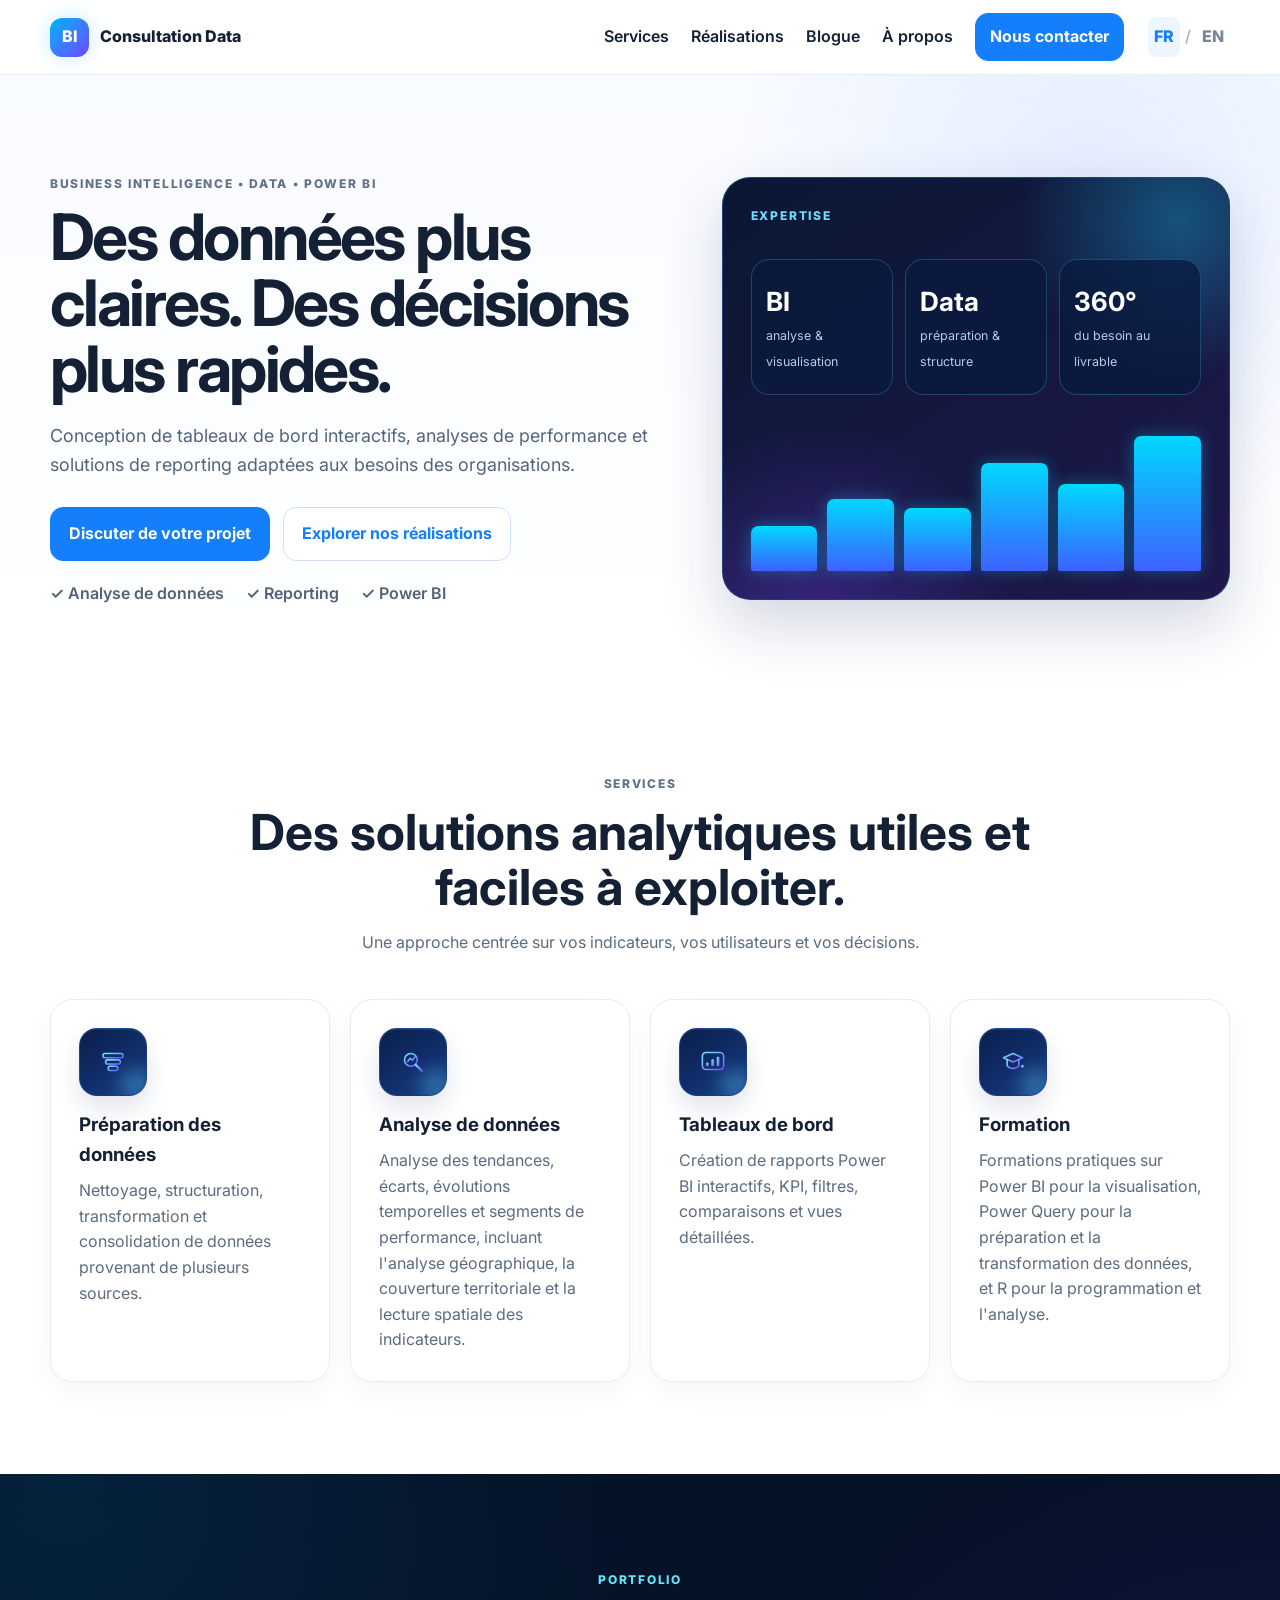
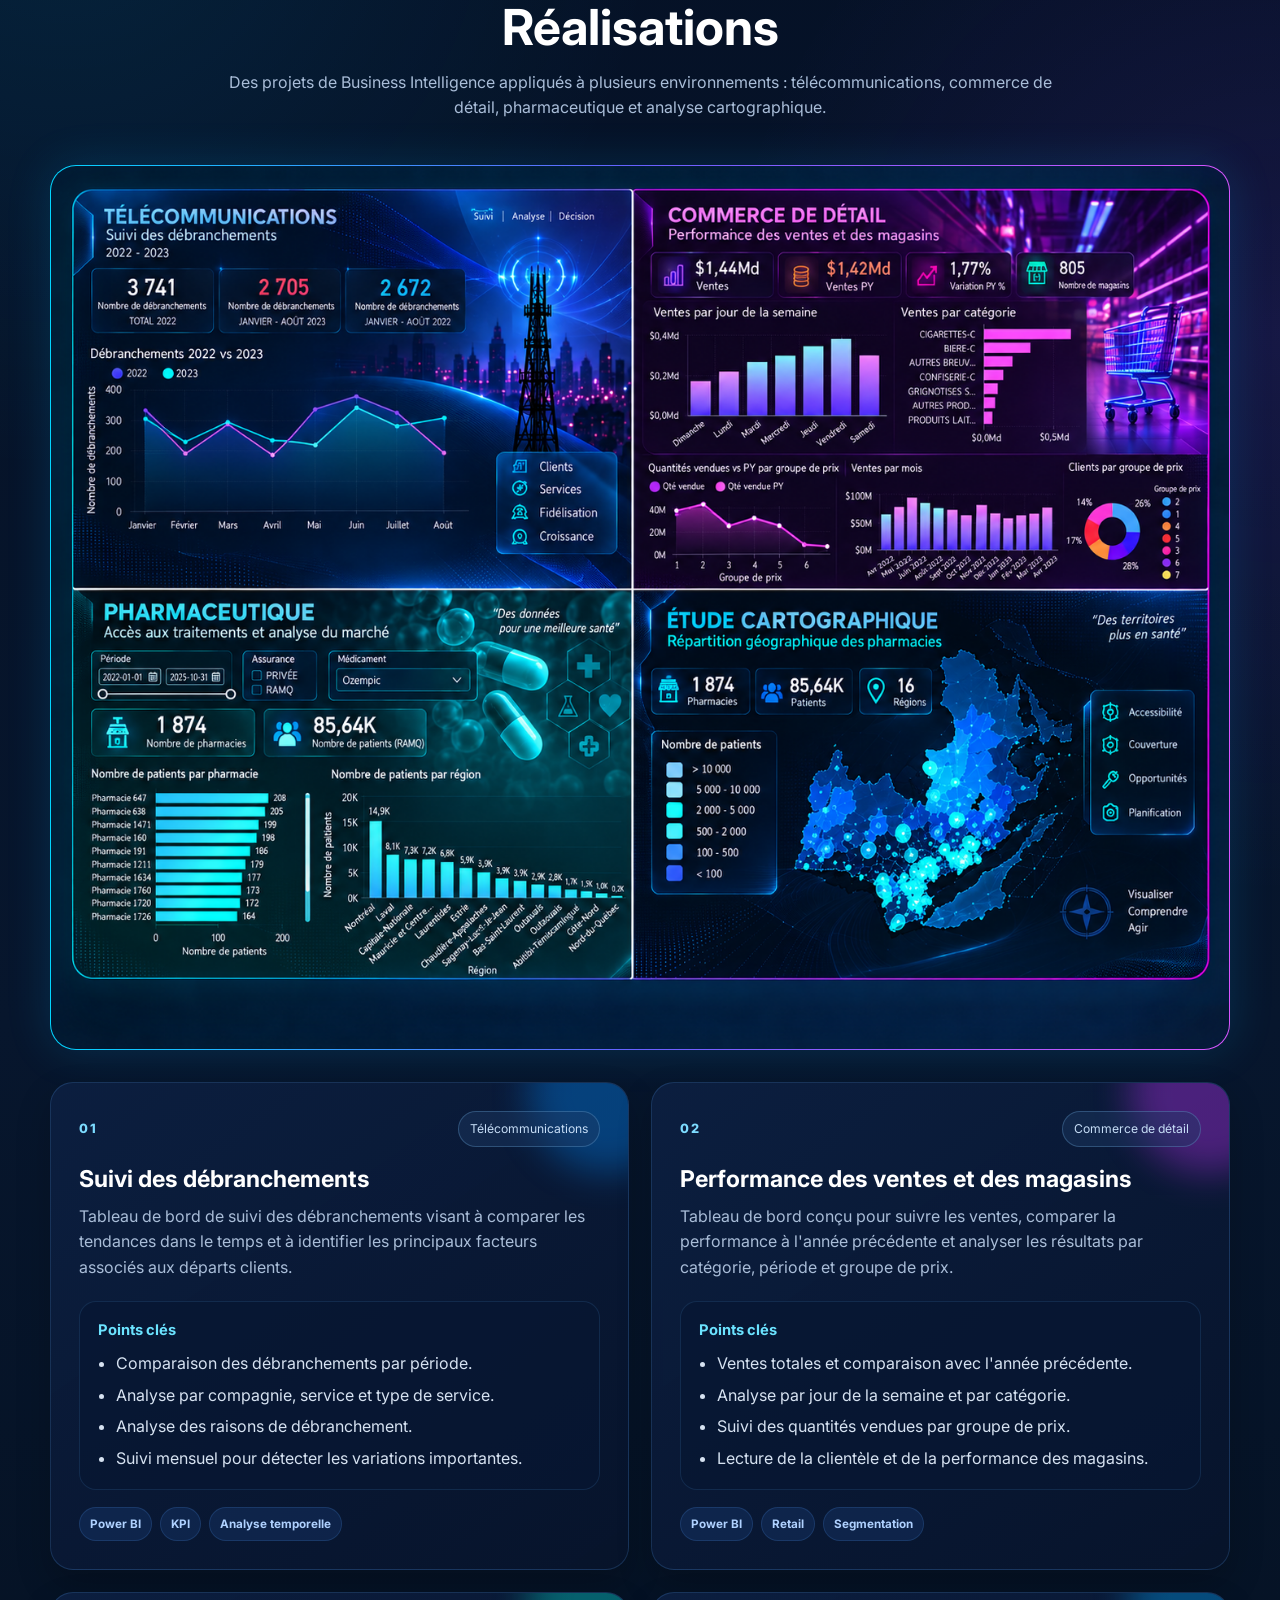
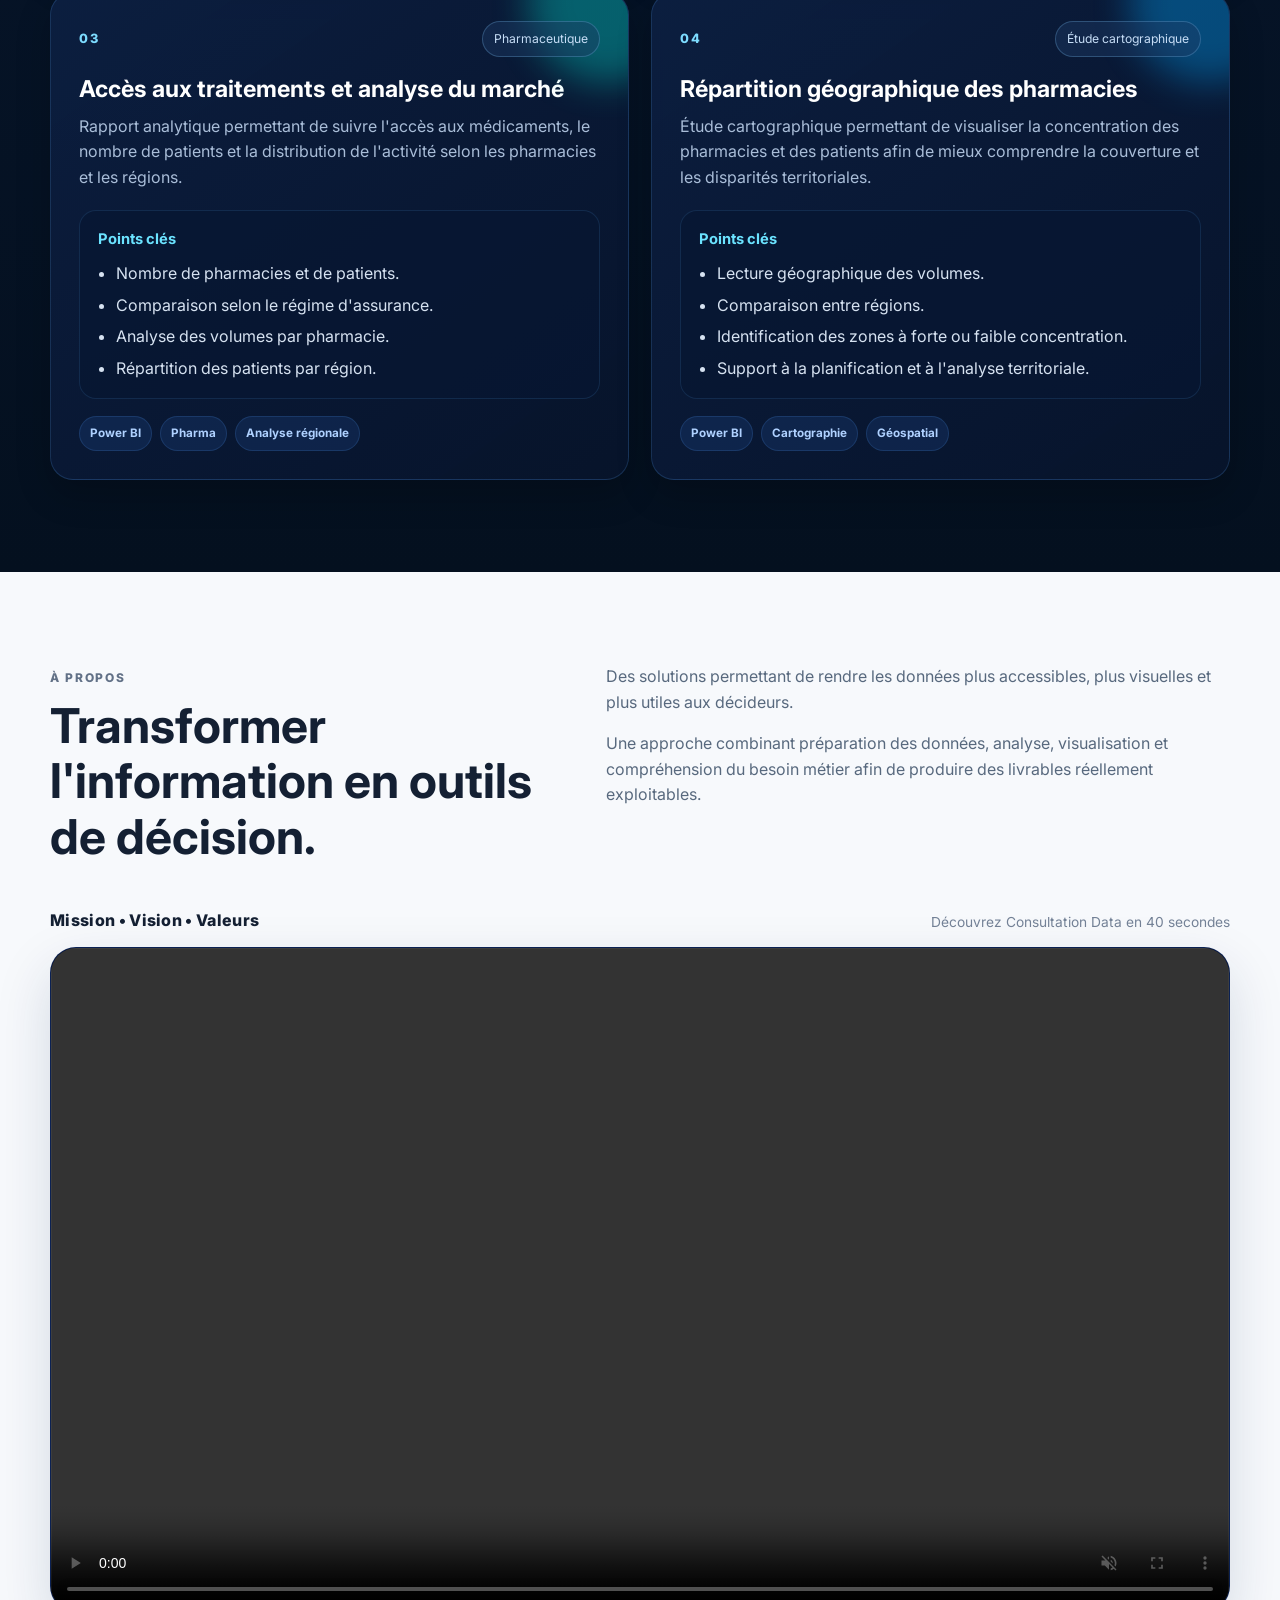
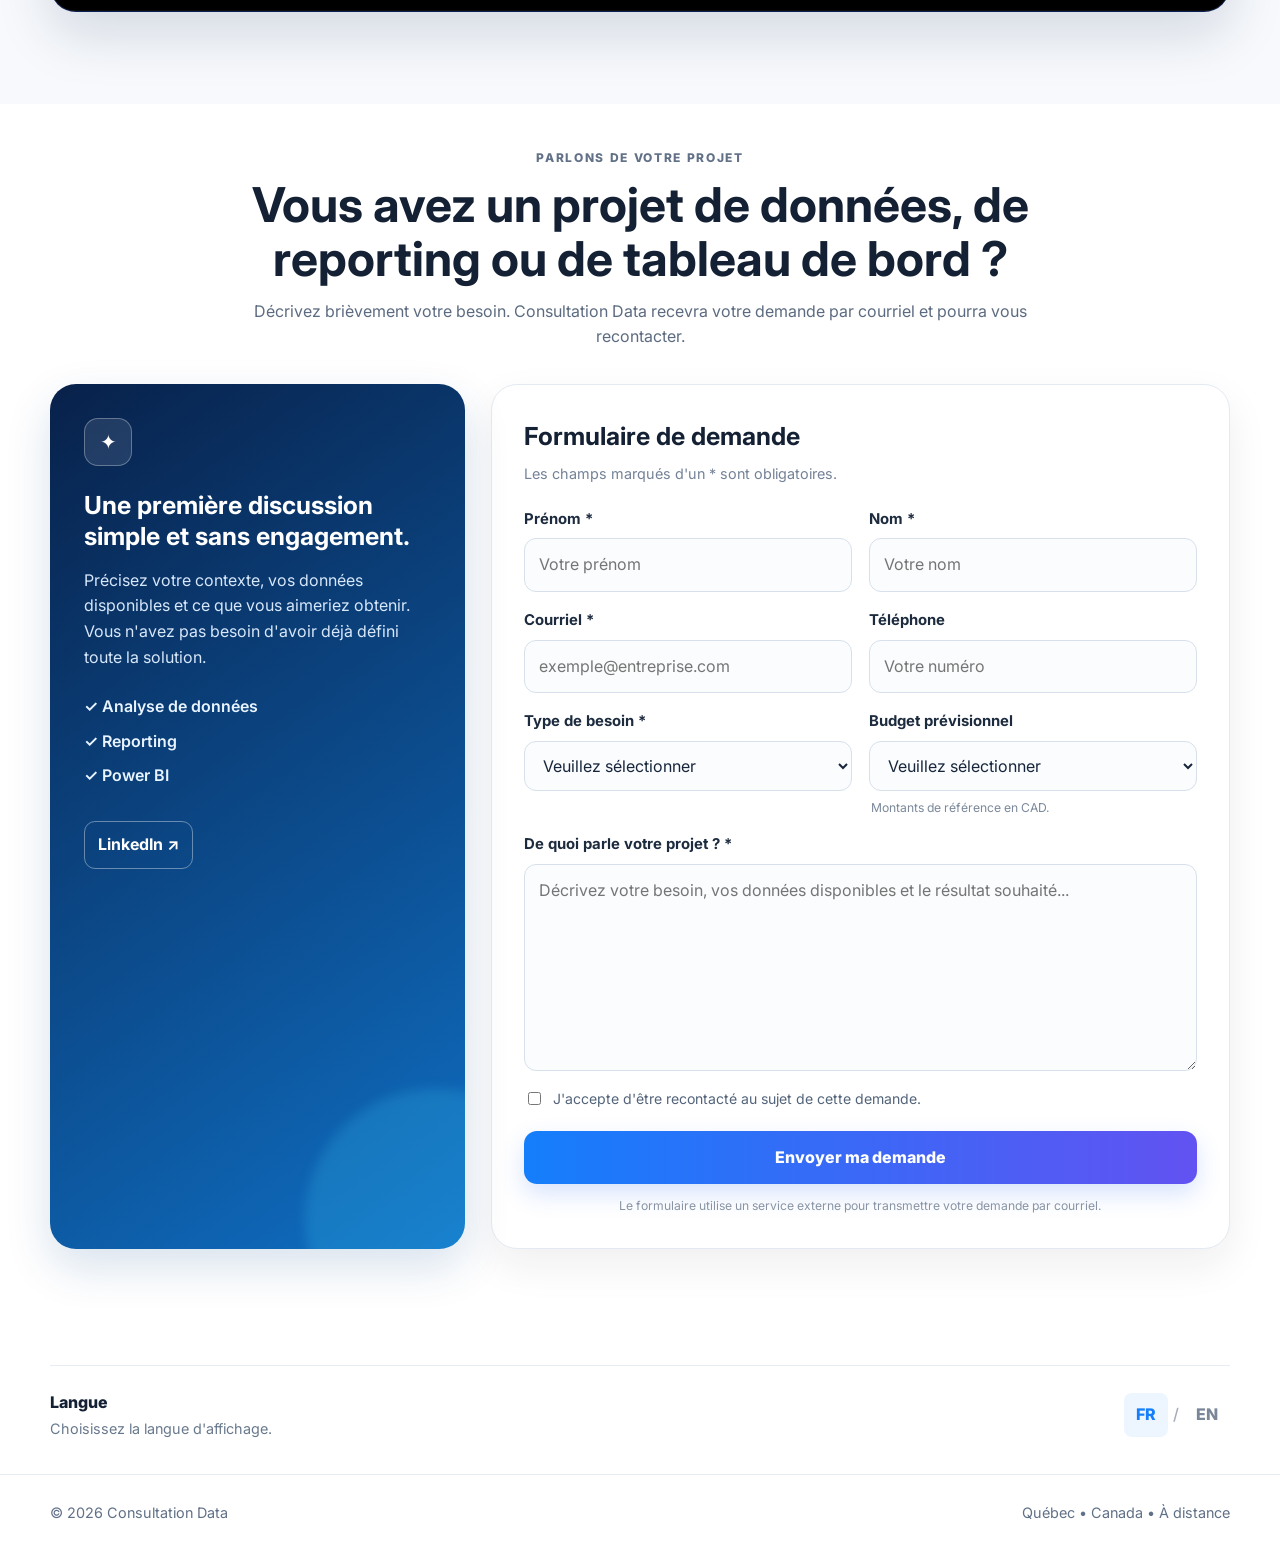
<file: index.html>
<!DOCTYPE html>
<html lang="fr">
<head>
  <meta charset="UTF-8">
  <meta name="viewport" content="width=device-width, initial-scale=1.0">
  <meta name="description" content="Consultation Data — Business Intelligence, analyse de données, préparation des données et reporting Power BI.">
  <title>Consultation Data</title>
  <link rel="preconnect" href="https://fonts.googleapis.com">
  <link rel="preconnect" href="https://fonts.gstatic.com" crossorigin>
  <link href="https://fonts.googleapis.com/css2?family=Inter:wght@400;500;600;700;800&display=swap" rel="stylesheet">
  <link rel="stylesheet" href="styles.css">
</head>
<body>

<header class="site-header">
  <div class="container nav">
    <a href="#accueil" class="brand">
      <span class="brand-mark">BI</span>
      <span>Consultation Data</span>
    </a>

    <button class="menu-toggle" aria-label="Ouvrir le menu">☰</button>

    <nav class="nav-links">
      <a href="#services" data-fr="Services" data-en="Services">Services</a>
      <a href="#realisations" data-fr="Réalisations" data-en="Projects">Réalisations</a>
      <a href="blog.html" data-fr="Blogue" data-en="Blog">Blogue</a>
      <a href="#apropos" data-fr="À propos" data-en="About">À propos</a>
      <a href="#contact" class="btn btn-sm" data-fr="Nous contacter" data-en="Contact us">Nous contacter</a>

      <div class="language-switch" aria-label="Sélection de la langue">
        <button class="lang-btn active" data-lang="fr" type="button">FR</button>
        <span>/</span>
        <button class="lang-btn" data-lang="en" type="button">EN</button>
      </div>
    </nav>
  </div>
</header>

<main>
<section id="accueil" class="hero">
  <div class="container hero-grid">
    <div>
      <span class="eyebrow"
            data-fr="Business Intelligence • Data • Power BI"
            data-en="Business Intelligence • Data • Power BI">
        Business Intelligence • Data • Power BI
      </span>

      <h1 data-fr="Des données plus claires. Des décisions plus rapides."
          data-en="Clearer data. Faster decisions.">
        Des données plus claires. Des décisions plus rapides.
      </h1>

      <p class="hero-text"
         data-fr="Conception de tableaux de bord interactifs, analyses de performance et solutions de reporting adaptées aux besoins des organisations."
         data-en="Design of interactive dashboards, performance analyses and reporting solutions tailored to organizations' needs.">
        Conception de tableaux de bord interactifs, analyses de performance et solutions de reporting adaptées aux besoins des organisations.
      </p>

   <div class="hero-actions">
  <a href="#contact" class="btn"
     data-fr="Discuter de votre projet"
     data-en="Discuss your project">Discuter de votre projet</a>

  <a href="#realisations" class="btn btn-secondary"
     data-fr="Explorer nos réalisations"
     data-en="Explore our projects">Explorer nos réalisations</a>
</div>

      <div class="hero-points">
        <span data-fr="✓ Analyse de données" data-en="✓ Data analysis">✓ Analyse de données</span>
        <span data-fr="✓ Reporting" data-en="✓ Reporting">✓ Reporting</span>
        <span data-fr="✓ Power BI" data-en="✓ Power BI">✓ Power BI</span>
      </div>
    </div>

    <div class="hero-panel">
      <div class="panel-label" data-fr="EXPERTISE" data-en="EXPERTISE">EXPERTISE</div>
      <div class="hero-kpis">
        <div>
          <strong>BI</strong>
          <span data-fr="analyse & visualisation" data-en="analysis & visualization">analyse & visualisation</span>
        </div>
        <div>
          <strong>Data</strong>
          <span data-fr="préparation & structure" data-en="preparation & structure">préparation & structure</span>
        </div>
        <div>
          <strong>360°</strong>
          <span data-fr="du besoin au livrable" data-en="from need to delivery">du besoin au livrable</span>
        </div>
      </div>
      <div class="tech-lines">
        <i></i><i></i><i></i><i></i><i></i><i></i>
      </div>
    </div>
  </div>
</section>

<section id="services" class="section">
  <div class="container">
    <div class="section-heading">
      <span class="eyebrow" data-fr="Services" data-en="Services">Services</span>

      <h2 data-fr="Des solutions analytiques utiles et faciles à exploiter."
          data-en="Useful analytical solutions that are easy to use.">
        Des solutions analytiques utiles et faciles à exploiter.
      </h2>

      <p data-fr="Une approche centrée sur vos indicateurs, vos utilisateurs et vos décisions."
         data-en="An approach focused on your indicators, users and decisions.">
        Une approche centrée sur vos indicateurs, vos utilisateurs et vos décisions.
      </p>
    </div>

    <div class="cards cards-four">
      <article class="card">
        <div class="icon service-icon-shell" aria-hidden="true">
          <svg viewBox="0 0 64 64" class="service-icon-svg" role="img" focusable="false">
            <defs>
              <linearGradient id="gradPrep" x1="0" y1="0" x2="1" y2="1">
                <stop offset="0%" stop-color="#7ce7ff"/>
                <stop offset="100%" stop-color="#5b5cff"/>
              </linearGradient>
            </defs>
            <rect x="13" y="16" width="38" height="8" rx="4" fill="none" stroke="url(#gradPrep)" stroke-width="3"/>
            <rect x="18" y="28" width="28" height="8" rx="4" fill="none" stroke="url(#gradPrep)" stroke-width="3"/>
            <rect x="23" y="40" width="18" height="8" rx="4" fill="none" stroke="url(#gradPrep)" stroke-width="3"/>
          </svg>
        </div>
        <h3 data-fr="Préparation des données" data-en="Data preparation">Préparation des données</h3>
        <p data-fr="Nettoyage, structuration, transformation et consolidation de données provenant de plusieurs sources."
           data-en="Cleaning, structuring, transforming and consolidating data from multiple sources.">
          Nettoyage, structuration, transformation et consolidation de données provenant de plusieurs sources.
        </p>
      </article>

      <article class="card">
        <div class="icon service-icon-shell" aria-hidden="true">
          <svg viewBox="0 0 64 64" class="service-icon-svg" role="img" focusable="false">
            <defs>
              <linearGradient id="gradAnalysis" x1="0" y1="0" x2="1" y2="1">
                <stop offset="0%" stop-color="#76ecff"/>
                <stop offset="100%" stop-color="#6a52ff"/>
              </linearGradient>
            </defs>
            <circle cx="28" cy="28" r="12" fill="none" stroke="url(#gradAnalysis)" stroke-width="3"/>
            <path d="M37 37 L49 49" stroke="url(#gradAnalysis)" stroke-width="4" stroke-linecap="round"/>
            <path d="M22 31 L27 25 L31 29 L36 22" fill="none" stroke="url(#gradAnalysis)" stroke-width="3" stroke-linecap="round" stroke-linejoin="round"/>
          </svg>
        </div>
        <h3 data-fr="Analyse de données" data-en="Data analysis">Analyse de données</h3>
        <p data-fr="Analyse des tendances, écarts, évolutions temporelles et segments de performance, incluant l'analyse géographique, la couverture territoriale et la lecture spatiale des indicateurs."
           data-en="Analysis of trends, gaps, time-based changes and performance segments, including geographic analysis, territorial coverage and spatial interpretation of indicators.">
          Analyse des tendances, écarts, évolutions temporelles et segments de performance, incluant l'analyse géographique, la couverture territoriale et la lecture spatiale des indicateurs.
        </p>
      </article>

      <article class="card">
        <div class="icon service-icon-shell" aria-hidden="true">
          <svg viewBox="0 0 64 64" class="service-icon-svg" role="img" focusable="false">
            <defs>
              <linearGradient id="gradDash" x1="0" y1="0" x2="1" y2="1">
                <stop offset="0%" stop-color="#79eaff"/>
                <stop offset="100%" stop-color="#7052ff"/>
              </linearGradient>
            </defs>
            <rect x="12" y="14" width="40" height="32" rx="7" fill="none" stroke="url(#gradDash)" stroke-width="3"/>
            <rect x="19" y="33" width="5" height="7" rx="2" fill="url(#gradDash)"/>
            <rect x="29" y="27" width="5" height="13" rx="2" fill="url(#gradDash)"/>
            <rect x="39" y="22" width="5" height="18" rx="2" fill="url(#gradDash)"/>
            <path d="M23 50 H41" stroke="url(#gradDash)" stroke-width="3" stroke-linecap="round"/>
          </svg>
        </div>
        <h3 data-fr="Tableaux de bord" data-en="Dashboards">Tableaux de bord</h3>
        <p data-fr="Création de rapports Power BI interactifs, KPI, filtres, comparaisons et vues détaillées."
           data-en="Creation of interactive Power BI reports with KPIs, filters, comparisons and detailed views.">
          Création de rapports Power BI interactifs, KPI, filtres, comparaisons et vues détaillées.
        </p>
      </article>

      <article class="card training-card">
        <div class="icon service-icon-shell" aria-hidden="true">
          <svg viewBox="0 0 64 64" class="service-icon-svg" role="img" focusable="false">
            <defs>
              <linearGradient id="gradTrain" x1="0" y1="0" x2="1" y2="1">
                <stop offset="0%" stop-color="#74ecff"/>
                <stop offset="100%" stop-color="#7354ff"/>
              </linearGradient>
            </defs>
            <path d="M14 24 L32 16 L50 24 L32 32 Z" fill="none" stroke="url(#gradTrain)" stroke-width="3" stroke-linejoin="round"/>
            <path d="M21 28 V38 C21 41 26 44 32 44 C38 44 43 41 43 38 V28" fill="none" stroke="url(#gradTrain)" stroke-width="3" stroke-linecap="round"/>
            <path d="M50 24 V37" stroke="url(#gradTrain)" stroke-width="3" stroke-linecap="round"/>
            <circle cx="50" cy="40" r="3" fill="url(#gradTrain)"/>
          </svg>
        </div>
        <h3 data-fr="Formation" data-en="Training">Formation</h3>
        <p data-fr="Formations pratiques sur Power BI pour la visualisation, Power Query pour la préparation et la transformation des données, et R pour la programmation et l'analyse."
           data-en="Practical training in Power BI for visualization, Power Query for data preparation and transformation, and R for programming and analysis.">
          Formations pratiques sur Power BI pour la visualisation, Power Query pour la préparation et la transformation des données, et R pour la programmation et l'analyse.
        </p>
</article>
    </div>
  </div>
</section>

<section id="realisations" class="section section-dark">
  <div class="container">
    <div class="section-heading light-heading">
      <span class="eyebrow neon" data-fr="Portfolio" data-en="Portfolio">Portfolio</span>
      <h2 data-fr="Réalisations" data-en="Projects">Réalisations</h2>
      <p data-fr="Des projets de Business Intelligence appliqués à plusieurs environnements : télécommunications, commerce de détail, pharmaceutique et analyse cartographique."
         data-en="Business Intelligence projects applied to several environments: telecommunications, retail, pharmaceutical and geographic analysis.">
        Des projets de Business Intelligence appliqués à plusieurs environnements : télécommunications, commerce de détail, pharmaceutique et analyse cartographique.
      </p>
    </div>

    <div class="showcase-frame">
      <img id="portfolio-image" src="realisations_futuristes.png" alt="Portfolio de réalisations en Business Intelligence">
      <div class="showcase-glow"></div>
    </div>

    <div class="project-grid">
      <article class="project-card blue">
        <div class="project-top">
          <span class="number">01</span>
          <span class="project-sector" data-fr="Télécommunications" data-en="Telecommunications">Télécommunications</span>
        </div>

        <h3 data-fr="Suivi des débranchements" data-en="Disconnection monitoring">Suivi des débranchements</h3>

        <p data-fr="Tableau de bord de suivi des débranchements visant à comparer les tendances dans le temps et à identifier les principaux facteurs associés aux départs clients."
           data-en="Dashboard designed to monitor disconnections, compare trends over time and identify the main factors associated with customer departures.">
          Tableau de bord de suivi des débranchements visant à comparer les tendances dans le temps et à identifier les principaux facteurs associés aux départs clients.
        </p>

        <div class="project-detail">
          <h4 data-fr="Points clés" data-en="Key points">Points clés</h4>
          <ul>
            <li data-fr="Comparaison des débranchements par période."
                data-en="Comparison of disconnections by period.">
              Comparaison des débranchements par période.
            </li>
            <li data-fr="Analyse par compagnie, service et type de service."
                data-en="Analysis by company, service and service type.">
              Analyse par compagnie, service et type de service.
            </li>
            <li data-fr="Analyse des raisons de débranchement."
                data-en="Analysis of disconnection reasons.">
              Analyse des raisons de débranchement.
            </li>
            <li data-fr="Suivi mensuel pour détecter les variations importantes."
                data-en="Monthly monitoring to detect significant variations.">
              Suivi mensuel pour détecter les variations importantes.
            </li>
          </ul>
        </div>

        <div class="chips">
          <span>Power BI</span>
          <span>KPI</span>
          <span data-fr="Analyse temporelle" data-en="Time analysis">Analyse temporelle</span>
        </div>
      </article>

      <article class="project-card purple">
        <div class="project-top">
          <span class="number">02</span>
          <span class="project-sector" data-fr="Commerce de détail" data-en="Retail">Commerce de détail</span>
        </div>

        <h3 data-fr="Performance des ventes et des magasins"
            data-en="Sales and store performance">
          Performance des ventes et des magasins
        </h3>

        <p data-fr="Tableau de bord conçu pour suivre les ventes, comparer la performance à l'année précédente et analyser les résultats par catégorie, période et groupe de prix."
           data-en="Dashboard designed to monitor sales, compare performance with the previous year and analyze results by category, period and pricing group.">
          Tableau de bord conçu pour suivre les ventes, comparer la performance à l'année précédente et analyser les résultats par catégorie, période et groupe de prix.
        </p>

        <div class="project-detail">
          <h4 data-fr="Points clés" data-en="Key points">Points clés</h4>
          <ul>
            <li data-fr="Ventes totales et comparaison avec l'année précédente."
                data-en="Total sales and comparison with the previous year.">
              Ventes totales et comparaison avec l'année précédente.
            </li>
            <li data-fr="Analyse par jour de la semaine et par catégorie."
                data-en="Analysis by day of the week and category.">
              Analyse par jour de la semaine et par catégorie.
            </li>
            <li data-fr="Suivi des quantités vendues par groupe de prix."
                data-en="Monitoring quantities sold by pricing group.">
              Suivi des quantités vendues par groupe de prix.
            </li>
            <li data-fr="Lecture de la clientèle et de la performance des magasins."
                data-en="Customer and store performance analysis.">
              Lecture de la clientèle et de la performance des magasins.
            </li>
          </ul>
        </div>

        <div class="chips"><span>Power BI</span><span>Retail</span><span>Segmentation</span></div>
      </article>

      <article class="project-card cyan">
        <div class="project-top">
          <span class="number">03</span>
          <span class="project-sector" data-fr="Pharmaceutique" data-en="Pharmaceutical">Pharmaceutique</span>
        </div>

        <h3 data-fr="Accès aux traitements et analyse du marché"
            data-en="Treatment access and market analysis">
          Accès aux traitements et analyse du marché
        </h3>

        <p data-fr="Rapport analytique permettant de suivre l'accès aux médicaments, le nombre de patients et la distribution de l'activité selon les pharmacies et les régions."
           data-en="Analytical report used to monitor medication access, patient volumes and activity distribution across pharmacies and regions.">
          Rapport analytique permettant de suivre l'accès aux médicaments, le nombre de patients et la distribution de l'activité selon les pharmacies et les régions.
        </p>

        <div class="project-detail">
          <h4 data-fr="Points clés" data-en="Key points">Points clés</h4>
          <ul>
            <li data-fr="Nombre de pharmacies et de patients."
                data-en="Number of pharmacies and patients.">
              Nombre de pharmacies et de patients.
            </li>
            <li data-fr="Comparaison selon le régime d'assurance."
                data-en="Comparison by insurance plan.">
              Comparaison selon le régime d'assurance.
            </li>
            <li data-fr="Analyse des volumes par pharmacie."
                data-en="Volume analysis by pharmacy.">
              Analyse des volumes par pharmacie.
            </li>
            <li data-fr="Répartition des patients par région."
                data-en="Patient distribution by region.">
              Répartition des patients par région.
            </li>
          </ul>
        </div>

        <div class="chips">
          <span>Power BI</span>
          <span>Pharma</span>
          <span data-fr="Analyse régionale" data-en="Regional analysis">Analyse régionale</span>
        </div>
      </article>

      <article class="project-card map">
        <div class="project-top">
          <span class="number">04</span>
          <span class="project-sector" data-fr="Étude cartographique" data-en="Geographic study">Étude cartographique</span>
        </div>

        <h3 data-fr="Répartition géographique des pharmacies"
            data-en="Geographic distribution of pharmacies">
          Répartition géographique des pharmacies
        </h3>

        <p data-fr="Étude cartographique permettant de visualiser la concentration des pharmacies et des patients afin de mieux comprendre la couverture et les disparités territoriales."
           data-en="Geographic study used to visualize pharmacy and patient concentration in order to better understand territorial coverage and disparities.">
          Étude cartographique permettant de visualiser la concentration des pharmacies et des patients afin de mieux comprendre la couverture et les disparités territoriales.
        </p>

        <div class="project-detail">
          <h4 data-fr="Points clés" data-en="Key points">Points clés</h4>
          <ul>
            <li data-fr="Lecture géographique des volumes." data-en="Geographic interpretation of volumes.">Lecture géographique des volumes.</li>
            <li data-fr="Comparaison entre régions." data-en="Comparison across regions.">Comparaison entre régions.</li>
            <li data-fr="Identification des zones à forte ou faible concentration."
                data-en="Identification of high- and low-concentration areas.">
              Identification des zones à forte ou faible concentration.
            </li>
            <li data-fr="Support à la planification et à l'analyse territoriale."
                data-en="Support for planning and territorial analysis.">
              Support à la planification et à l'analyse territoriale.
            </li>
          </ul>
        </div>

        <div class="chips">
          <span>Power BI</span>
          <span data-fr="Cartographie" data-en="Mapping">Cartographie</span>
          <span data-fr="Géospatial" data-en="Geospatial">Géospatial</span>
        </div>
      </article>
    </div>
  </div>
</section>

<section id="apropos" class="section section-alt">
  <div class="container">
    <div class="about-grid">
      <div>
        <span class="eyebrow" data-fr="À propos" data-en="About">À propos</span>
        <h2 data-fr="Transformer l'information en outils de décision."
            data-en="Turning information into decision-making tools.">
          Transformer l'information en outils de décision.
        </h2>
      </div>

      <div class="about-copy">
        <p data-fr="Des solutions permettant de rendre les données plus accessibles, plus visuelles et plus utiles aux décideurs."
           data-en="Solutions designed to make data more accessible, more visual and more useful to decision-makers.">
          Des solutions permettant de rendre les données plus accessibles, plus visuelles et plus utiles aux décideurs.
        </p>

        <p data-fr="Une approche combinant préparation des données, analyse, visualisation et compréhension du besoin métier afin de produire des livrables réellement exploitables."
           data-en="An approach combining data preparation, analysis, visualization and business understanding to deliver truly actionable results.">
          Une approche combinant préparation des données, analyse, visualisation et compréhension du besoin métier afin de produire des livrables réellement exploitables.
        </p>
      </div>
    </div>

    <div class="about-video-block">
      <div class="about-video-heading">
        <span data-fr="Mission • Vision • Valeurs" data-en="Mission • Vision • Values">Mission • Vision • Valeurs</span>
        <small data-fr="Découvrez Consultation Data en 40 secondes" data-en="Discover Consultation Data in 40 seconds">Découvrez Consultation Data en 40 secondes</small>
      </div>
      <div class="about-video-frame">
        <video id="about-video" class="about-video" muted playsinline preload="metadata" controls aria-label="Présentation de Consultation Data">
          <source src="Consultation_Data_Presentation_FR.mp4" type="video/mp4">
          <span data-fr="Votre navigateur ne prend pas en charge la lecture vidéo." data-en="Your browser does not support video playback.">Votre navigateur ne prend pas en charge la lecture vidéo.</span>
        </video>
      </div>
    </div>
  </div>
</section>


<section id="contact" class="section contact-section">
  <div class="container">
    <div class="contact-intro">
      <span class="eyebrow"
            data-fr="Parlons de votre projet"
            data-en="Let's discuss your project">Parlons de votre projet</span>

      <h2 data-fr="Vous avez un projet de données, de reporting ou de tableau de bord ?"
          data-en="Do you have a data, reporting or dashboard project?">
        Vous avez un projet de données, de reporting ou de tableau de bord ?
      </h2>

      <p data-fr="Décrivez brièvement votre besoin. Consultation Data recevra votre demande par courriel et pourra vous recontacter."
         data-en="Briefly describe your needs. Consultation Data will receive your request by email and can get back to you.">
        Décrivez brièvement votre besoin. Consultation Data recevra votre demande par courriel et pourra vous recontacter.
      </p>
    </div>

    <div class="contact-layout">
      <div class="contact-side">
        <div class="contact-side-icon">✦</div>
        <h3 data-fr="Une première discussion simple et sans engagement."
            data-en="A simple, no-obligation first conversation.">
          Une première discussion simple et sans engagement.
        </h3>
        <p data-fr="Précisez votre contexte, vos données disponibles et ce que vous aimeriez obtenir. Vous n'avez pas besoin d'avoir déjà défini toute la solution."
           data-en="Tell us about your context, available data and what you would like to achieve. You do not need to have the entire solution defined already.">
          Précisez votre contexte, vos données disponibles et ce que vous aimeriez obtenir. Vous n'avez pas besoin d'avoir déjà défini toute la solution.
        </p>

        <div class="contact-mini">
          <span data-fr="✓ Analyse de données" data-en="✓ Data analysis">✓ Analyse de données</span>
          <span data-fr="✓ Reporting" data-en="✓ Reporting">✓ Reporting</span>
          <span data-fr="✓ Power BI" data-en="✓ Power BI">✓ Power BI</span>
        </div>

        <a class="linkedin-link" href="https://www.linkedin.com/company/consultation-data/" target="_blank" rel="noopener">
          LinkedIn ↗
        </a>
      </div>

      <form class="project-form"
            action="https://formsubmit.co/consultationdata@outlook.com"
            method="POST">

        <input type="hidden" name="_subject" value="Nouvelle demande — Consultation Data">
        <input type="hidden" name="_template" value="table">
        <input type="text" name="_honey" class="hidden-field" tabindex="-1" autocomplete="off">

        <div class="form-heading">
          <h3 data-fr="Formulaire de demande"
              data-en="Project request form">Formulaire de demande</h3>
          <p data-fr="Les champs marqués d'un * sont obligatoires."
             data-en="Fields marked with * are required.">
            Les champs marqués d'un * sont obligatoires.
          </p>
        </div>

        <div class="form-row">
          <div class="form-field">
            <label for="prenom" data-fr="Prénom *" data-en="First name *">Prénom *</label>
            <input id="prenom" name="Prénom" type="text" required
                   data-placeholder-fr="Votre prénom"
                   data-placeholder-en="Your first name"
                   placeholder="Votre prénom">
          </div>

          <div class="form-field">
            <label for="nom" data-fr="Nom *" data-en="Last name *">Nom *</label>
            <input id="nom" name="Nom" type="text" required
                   data-placeholder-fr="Votre nom"
                   data-placeholder-en="Your last name"
                   placeholder="Votre nom">
          </div>
        </div>

        <div class="form-row">
          <div class="form-field">
            <label for="email" data-fr="Courriel *" data-en="Email *">Courriel *</label>
            <input id="email" name="Email" type="email" required
                   data-placeholder-fr="exemple@entreprise.com"
                   data-placeholder-en="example@company.com"
                   placeholder="exemple@entreprise.com">
          </div>

          <div class="form-field">
            <label for="telephone" data-fr="Téléphone" data-en="Phone">Téléphone</label>
            <input id="telephone" name="Téléphone" type="tel"
                   data-placeholder-fr="Votre numéro"
                   data-placeholder-en="Your phone number"
                   placeholder="Votre numéro">
          </div>
        </div>

        <div class="form-row">
          <div class="form-field">
            <label for="service" data-fr="Type de besoin *" data-en="Type of need *">Type de besoin *</label>
            <select id="service" name="Type de besoin" required>
              <option value="" selected disabled data-fr="Veuillez sélectionner" data-en="Please select">Veuillez sélectionner</option>
              <option value="Préparation des données" data-fr="Préparation des données" data-en="Data preparation">Préparation des données</option>
              <option value="Analyse de données" data-fr="Analyse de données" data-en="Data analysis">Analyse de données</option>
              <option value="Tableau de bord Power BI" data-fr="Tableau de bord Power BI" data-en="Power BI dashboard">Tableau de bord Power BI</option>
              <option value="Reporting" data-fr="Reporting" data-en="Reporting">Reporting</option>
              <option value="Formation" data-fr="Formation" data-en="Training">Formation</option>
              <option value="Autre" data-fr="Autre" data-en="Other">Autre</option>
            </select>
          </div>

          <div class="form-field">
            <label for="budget" data-fr="Budget prévisionnel" data-en="Estimated budget">Budget prévisionnel</label>
            <select id="budget" name="Budget prévisionnel">
              <option value="" selected data-budget-key="placeholder">Veuillez sélectionner</option>
              <option value="Moins de 2 500 CAD" data-budget-key="under">Moins de 2 500 CAD</option>
              <option value="2 500 à 5 000 CAD" data-budget-key="mid">2 500 à 5 000 CAD</option>
              <option value="5 000 CAD et plus" data-budget-key="high">5 000 CAD et plus</option>
              <option value="À discuter" data-budget-key="discuss">À discuter</option>
            </select>
            <p id="budget-currency-note" class="budget-currency-note" aria-live="polite">
              Montants de référence en CAD. Conversion locale indicative lorsqu'elle est disponible.
            </p>
          </div>
        </div>

        <div class="form-field">
          <label for="projet" data-fr="De quoi parle votre projet ? *"
                 data-en="Tell us about your project *">De quoi parle votre projet ? *</label>
          <textarea id="projet" name="Description du projet" rows="7" required
                    data-placeholder-fr="Décrivez votre besoin, vos données disponibles et le résultat souhaité..."
                    data-placeholder-en="Describe your needs, available data and desired outcome..."
                    placeholder="Décrivez votre besoin, vos données disponibles et le résultat souhaité..."></textarea>
        </div>

        <label class="consent-line">
          <input type="checkbox" required name="Consentement" value="Oui">
          <span data-fr="J'accepte d'être recontacté au sujet de cette demande."
                data-en="I agree to be contacted regarding this request.">
            J'accepte d'être recontacté au sujet de cette demande.
          </span>
        </label>

        <button class="submit-btn" type="submit"
                data-fr="Envoyer ma demande"
                data-en="Send my request">
          Envoyer ma demande
        </button>

        <p class="form-note"
           data-fr="Le formulaire utilise un service externe pour transmettre votre demande par courriel."
           data-en="The form uses an external service to forward your request by email.">
          Le formulaire utilise un service externe pour transmettre votre demande par courriel.
        </p>
      </form>
    </div>
  </div>
</section>

<section id="langue" class="language-section">
  <div class="container language-row">
    <div>
      <span class="language-title" data-fr="Langue" data-en="Language">Langue</span>
      <span class="language-subtitle"
            data-fr="Choisissez la langue d'affichage."
            data-en="Choose the display language.">
        Choisissez la langue d'affichage.
      </span>
    </div>

    <div class="language-switch language-switch-large">
      <button class="lang-btn active" data-lang="fr" type="button">FR</button>
      <span>/</span>
      <button class="lang-btn" data-lang="en" type="button">EN</button>
    </div>
  </div>
</section>
</main>

<footer>
  <div class="container footer-inner">
    <span>© <span id="year"></span> Consultation Data</span>
    <span data-fr="Québec • Canada • À distance" data-en="Quebec • Canada • Remote">Québec • Canada • À distance</span>
  </div>
</footer>

<script src="script.js"></script>
</body>
</html>
</file>
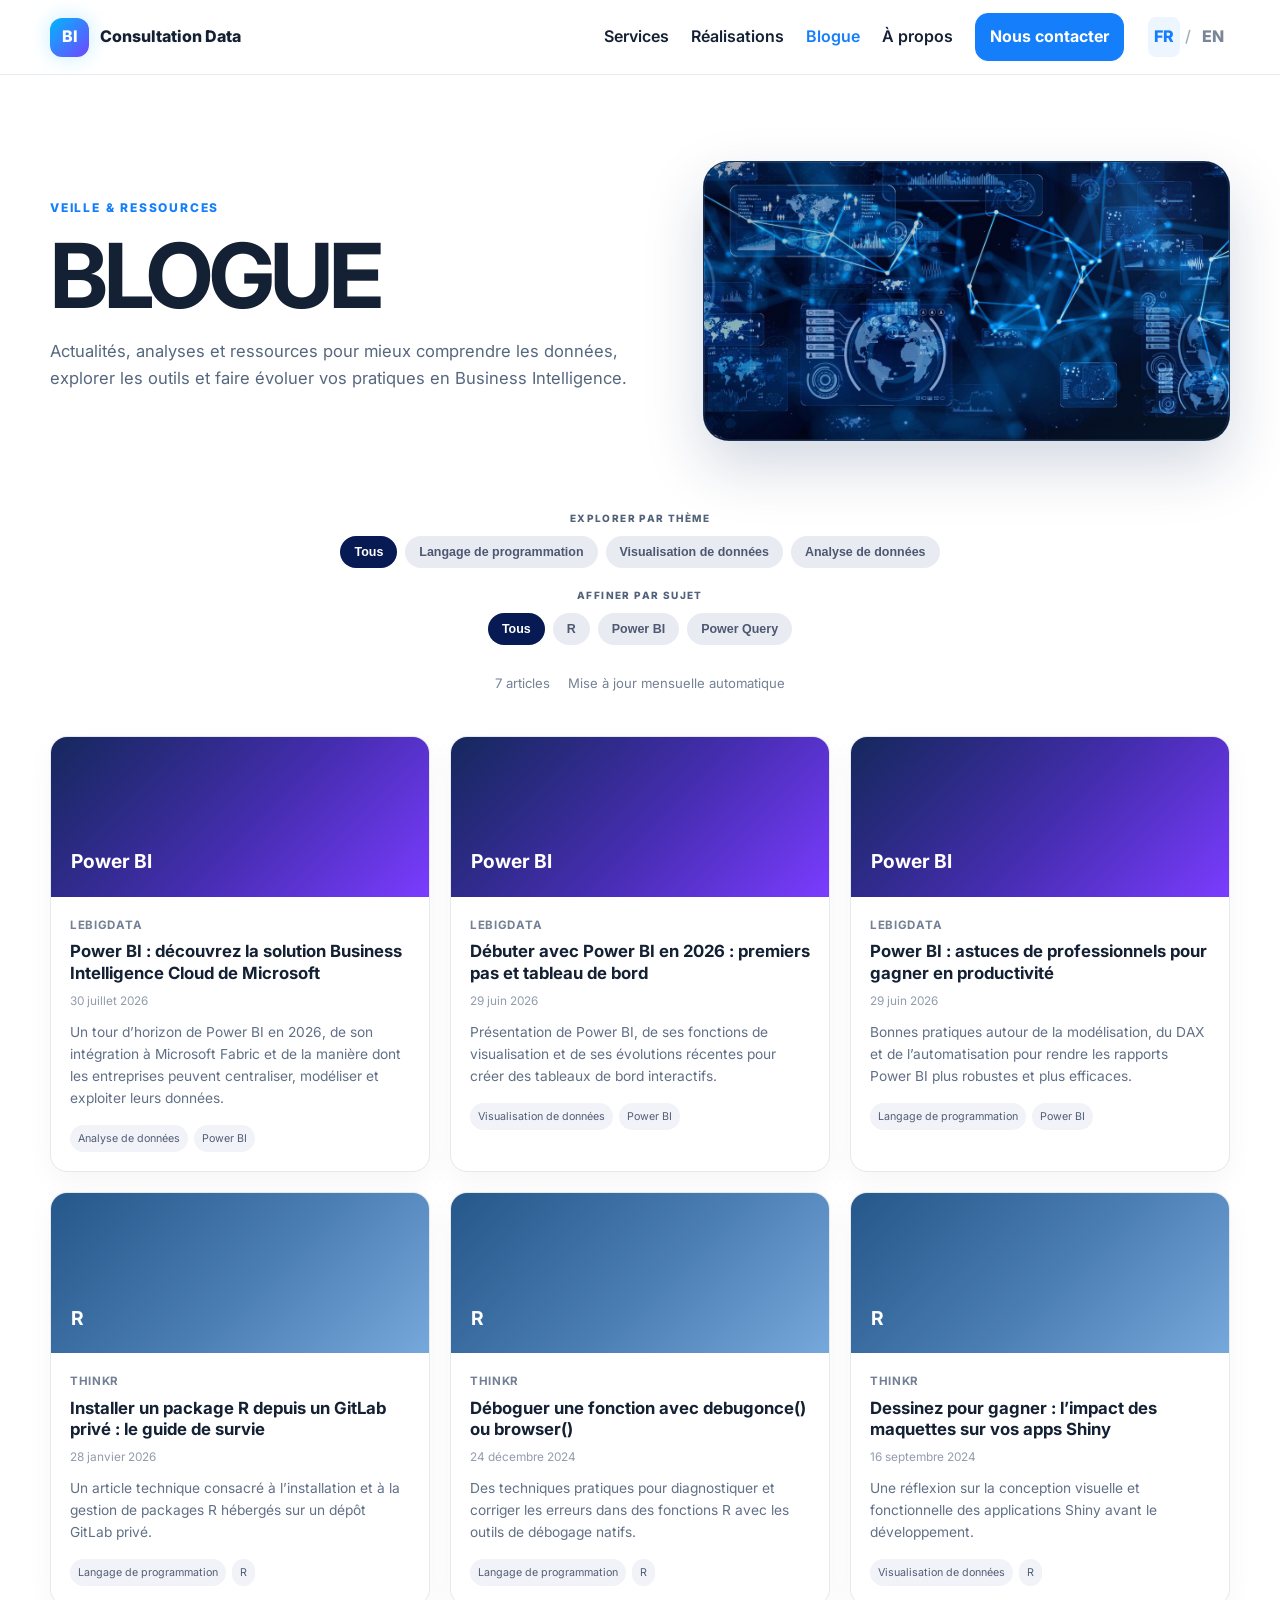
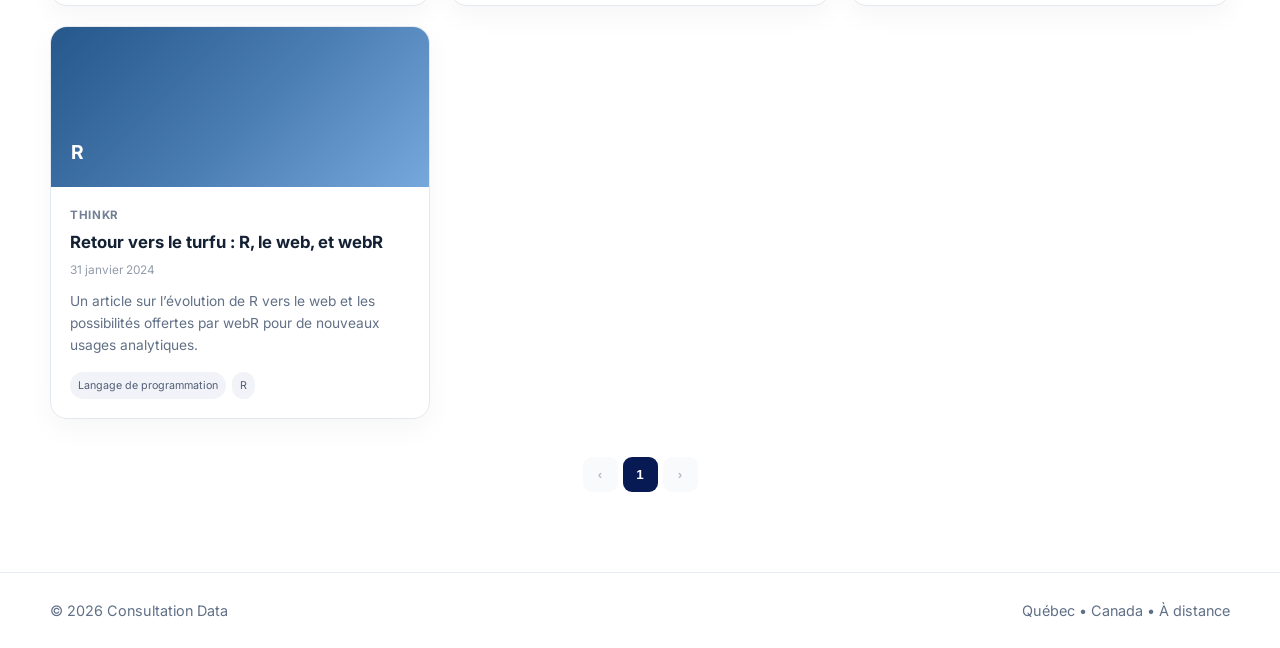
<file: blog.html>
<!DOCTYPE html>
<html lang="fr">
<head>
  <meta charset="UTF-8">
  <meta name="viewport" content="width=device-width, initial-scale=1.0">
  <meta name="description" content="Blogue Consultation Data : actualités et ressources en Power BI, Power Query, R, analyse de données, reporting et cartographie.">
  <title>Blogue | Consultation Data</title>
  <link rel="preconnect" href="https://fonts.googleapis.com">
  <link rel="preconnect" href="https://fonts.gstatic.com" crossorigin>
  <link href="https://fonts.googleapis.com/css2?family=Inter:wght@400;500;600;700;800&display=swap" rel="stylesheet">
  <link rel="stylesheet" href="styles.css">
  <link rel="stylesheet" href="blog.css">
</head>
<body>
<header class="site-header">
  <div class="container nav">
    <a href="index.html#accueil" class="brand">
      <span class="brand-mark">BI</span>
      <span>Consultation Data</span>
    </a>
    <button class="menu-toggle" aria-label="Ouvrir le menu">☰</button>
    <nav class="nav-links">
      <a href="index.html#services" data-fr="Services" data-en="Services">Services</a>
      <a href="index.html#realisations" data-fr="Réalisations" data-en="Projects">Réalisations</a>
      <a href="blog.html" class="blog-active" data-fr="Blogue" data-en="Blog">Blogue</a>
      <a href="index.html#apropos" data-fr="À propos" data-en="About">À propos</a>
      <a href="index.html#contact" class="btn btn-sm" data-fr="Nous contacter" data-en="Contact us">Nous contacter</a>
      <div class="language-switch" aria-label="Sélection de la langue">
        <button class="lang-btn active" data-lang="fr" type="button">FR</button>
        <span>/</span>
        <button class="lang-btn" data-lang="en" type="button">EN</button>
      </div>
    </nav>
  </div>
</header>

<main class="blog-main">
  <section class="blog-hero">
    <div class="container blog-hero-grid">
      <div>
        <span class="blog-kicker" data-fr="VEILLE & RESSOURCES" data-en="INSIGHTS & RESOURCES">VEILLE & RESSOURCES</span>
        <h1 data-fr="BLOGUE" data-en="BLOG">BLOGUE</h1>
        <p data-fr="Actualités, analyses et ressources pour mieux comprendre les données, explorer les outils et faire évoluer vos pratiques en Business Intelligence."
           data-en="News, analysis and resources to better understand data, explore tools and advance your Business Intelligence practices.">
          Actualités, analyses et ressources pour mieux comprendre les données, explorer les outils et faire évoluer vos pratiques en Business Intelligence.
        </p>
      </div>
      <div class="blog-hero-visual blog-hero-image-frame">
        <img src="blog_hero_futuriste.jpg" alt="Visualisation analytique futuriste">
        <div class="blog-hero-image-overlay"></div>
      </div>
    </div>
  </section>

  <section class="blog-controls">
    <div class="container">
      <div class="filter-group">
        <span class="filter-label" data-fr="EXPLORER PAR THÈME" data-en="EXPLORE BY THEME">EXPLORER PAR THÈME</span>
        <div id="themeFilters" class="filter-buttons"></div>
      </div>

      <div class="filter-group">
        <span class="filter-label" data-fr="AFFINER PAR SUJET" data-en="REFINE BY TOPIC">AFFINER PAR SUJET</span>
        <div id="subjectFilters" class="filter-buttons"></div>
      </div>

      <div class="blog-status">
        <span id="articleCount"></span>
        <span data-fr="Mise à jour mensuelle automatique" data-en="Automatic monthly update">Mise à jour mensuelle automatique</span>
      </div>
    </div>
  </section>

  <section class="blog-listing">
    <div class="container">
      <div id="articlesGrid" class="articles-grid"></div>
      <div id="emptyState" class="empty-state" hidden
           data-fr="Aucun article ne correspond à ces filtres."
           data-en="No articles match these filters.">Aucun article ne correspond à ces filtres.</div>
      <nav id="pagination" class="pagination" aria-label="Pagination"></nav>
    </div>
  </section>
</main>

<footer>
  <div class="container footer-inner">
    <span>© <span id="year"></span> Consultation Data</span>
    <span data-fr="Québec • Canada • À distance" data-en="Quebec • Canada • Remote">Québec • Canada • À distance</span>
  </div>
</footer>

<script src="blog.js"></script>
</body>
</html>
</file>
<file: styles.css>
*{box-sizing:border-box}
html{scroll-behavior:smooth}
body{margin:0;font-family:Inter,Arial,sans-serif;background:#fff;color:#142033;line-height:1.6}
img{max-width:100%;display:block}
a{text-decoration:none;color:inherit}
.container{width:min(1180px,calc(100% - 40px));margin:auto}

.site-header{position:sticky;top:0;z-index:50;background:rgba(255,255,255,.94);backdrop-filter:blur(14px);border-bottom:1px solid #e7ebf2}
.nav{height:74px;display:flex;align-items:center;justify-content:space-between}
.brand{display:flex;align-items:center;gap:11px;font-weight:800}
.brand-mark{width:39px;height:39px;border-radius:12px;display:grid;place-items:center;color:#fff;background:linear-gradient(135deg,#00b7ff,#7345ff);box-shadow:0 0 20px rgba(0,183,255,.24)}
.nav-links{display:flex;gap:22px;align-items:center;font-weight:600}
.menu-toggle{display:none;background:none;border:0;font-size:27px}

.btn{display:inline-flex;align-items:center;justify-content:center;padding:13px 18px;border-radius:13px;background:#147efb;color:#fff;font-weight:700;border:1px solid #147efb;transition:.2s}
.btn:hover{transform:translateY(-1px)}
.btn-sm{padding:10px 14px}
.btn-secondary{background:#fff;color:#147efb;border-color:#cfe0ff}
.btn-light{background:#fff;color:#10335e;border-color:#fff}
.btn-outline-light{background:transparent;border-color:rgba(255,255,255,.6)}

.language-switch{display:inline-flex;align-items:center;gap:5px;margin-left:2px}
.lang-btn{border:0;background:transparent;padding:7px 6px;font:inherit;font-weight:800;color:#7a8798;cursor:pointer;border-radius:8px}
.lang-btn.active{color:#147efb;background:#edf5ff}
.language-switch span{color:#a3adba;font-weight:500}

.hero{padding:95px 0 72px;background:radial-gradient(circle at 85% 20%,rgba(40,102,255,.10),transparent 30%),linear-gradient(180deg,#f8fbff,#fff)}
.hero-grid{display:grid;grid-template-columns:1.1fr .9fr;gap:50px;align-items:center}
.eyebrow{display:inline-block;text-transform:uppercase;letter-spacing:.14em;font-size:12px;font-weight:800;color:#627187;margin-bottom:11px}
.hero h1{font-size:clamp(2.5rem,5vw,4.7rem);line-height:1.03;margin:0 0 20px;letter-spacing:-.04em}
.hero-text{font-size:1.12rem;color:#53647b;max-width:640px}
.hero-actions{display:flex;gap:13px;flex-wrap:wrap;margin:28px 0 20px}
.hero-points{display:flex;gap:22px;flex-wrap:wrap;color:#526279;font-weight:600}

.hero-panel{min-height:370px;border-radius:28px;padding:28px;background:linear-gradient(145deg,rgba(5,19,47,.98),rgba(22,14,68,.96));color:#fff;position:relative;overflow:hidden;border:1px solid rgba(74,175,255,.28);box-shadow:0 25px 60px rgba(10,35,82,.18)}
.hero-panel:before{content:"";position:absolute;inset:-30%;background:radial-gradient(circle at 75% 25%,rgba(28,207,255,.32),transparent 20%),radial-gradient(circle at 30% 85%,rgba(128,67,255,.32),transparent 25%)}
.panel-label,.hero-kpis,.tech-lines{position:relative;z-index:2}
.panel-label{font-size:12px;letter-spacing:.15em;color:#6ddcff;font-weight:800}
.hero-kpis{display:grid;grid-template-columns:repeat(3,1fr);gap:12px;margin-top:34px}
.hero-kpis div{padding:20px 14px;border-radius:18px;border:1px solid rgba(90,190,255,.26);background:rgba(9,26,63,.74);backdrop-filter:blur(8px)}
.hero-kpis strong{display:block;font-size:1.65rem;color:#fff}
.hero-kpis span{font-size:.78rem;color:#b8cae5}
.tech-lines{height:150px;margin-top:26px;display:flex;align-items:flex-end;gap:10px}
.tech-lines i{flex:1;border-radius:7px 7px 2px 2px;background:linear-gradient(180deg,#00d8ff,#3d61ff);box-shadow:0 0 16px rgba(0,216,255,.35)}
.tech-lines i:nth-child(1){height:30%}.tech-lines i:nth-child(2){height:48%}.tech-lines i:nth-child(3){height:42%}.tech-lines i:nth-child(4){height:72%}.tech-lines i:nth-child(5){height:58%}.tech-lines i:nth-child(6){height:90%}

.section{padding:92px 0}
.section-alt{background:#f7f9fc}
.section-heading{text-align:center;max-width:850px;margin:0 auto 44px}
.section-heading h2{font-size:clamp(2rem,4vw,3.1rem);line-height:1.12;margin:0 0 14px}
.section-heading p{margin:0;color:#5b6b81}

.cards{display:grid;gap:20px}
.cards-three{grid-template-columns:repeat(3,1fr)}
.cards-four{grid-template-columns:repeat(4,1fr)}
.card{padding:28px;border-radius:22px;border:1px solid #e8edf3;background:#fff;box-shadow:0 10px 28px rgba(22,34,56,.04)}
.card .icon{margin-bottom:14px}
.service-icon-shell{
  width:68px;
  height:68px;
  display:grid;
  place-items:center;
  border-radius:18px;
  background:linear-gradient(145deg,#0a1f4b,#173b84);
  border:1px solid rgba(73,138,255,.22);
  box-shadow:
    0 12px 25px rgba(9,33,73,.12),
    inset 0 1px 0 rgba(255,255,255,.08);
  position:relative;
  overflow:hidden;
}
.service-icon-shell:before{
  content:"";
  position:absolute;
  inset:auto -18px -18px auto;
  width:56px;
  height:56px;
  border-radius:50%;
  background:radial-gradient(circle,rgba(95,215,255,.38),transparent 65%);
  filter:blur(6px);
}
.service-icon-svg{
  width:34px;
  height:34px;
  position:relative;
  z-index:1;
}
.card h3{margin:0 0 8px}
.card p{margin:0;color:#5c6b80}

.section-dark{background:radial-gradient(circle at 5% 0%,rgba(0,191,255,.10),transparent 23%),radial-gradient(circle at 100% 20%,rgba(134,52,255,.13),transparent 25%),linear-gradient(180deg,#051126 0%,#07162d 50%,#04101f 100%);color:#fff}
.light-heading p{color:#a9bdd8}
.neon{color:#5ee7ff}

.showcase-frame{position:relative;border-radius:26px;padding:1px;background:linear-gradient(90deg,#02d9ff,#6d5dff,#e451ff);box-shadow:0 0 45px rgba(0,183,255,.16);overflow:hidden}
.showcase-frame img{width:100%;border-radius:25px}
.showcase-glow{position:absolute;inset:0;pointer-events:none;box-shadow:inset 0 0 70px rgba(28,156,255,.10)}

.project-grid{display:grid;grid-template-columns:1fr 1fr;gap:22px;margin-top:32px}
.project-card{position:relative;overflow:hidden;padding:28px;border-radius:23px;background:linear-gradient(145deg,rgba(12,31,65,.94),rgba(7,20,43,.98));border:1px solid rgba(92,170,255,.19);box-shadow:0 15px 35px rgba(0,0,0,.20)}
.project-card:before{content:"";position:absolute;width:160px;height:160px;border-radius:50%;right:-60px;top:-70px;filter:blur(18px);opacity:.35}
.project-card.blue:before{background:#008cff}
.project-card.purple:before{background:#c632ff}
.project-card.cyan:before{background:#00e4d3}
.project-card.map:before{background:#00aaff}
.project-top{display:flex;justify-content:space-between;align-items:center;position:relative}
.number{font-size:.8rem;font-weight:800;color:#7ddcff;letter-spacing:.13em}
.project-sector{padding:7px 11px;border-radius:999px;border:1px solid rgba(130,202,255,.25);font-size:.76rem;color:#c6ddf6;background:rgba(29,58,101,.45)}
.project-card h3{font-size:1.45rem;line-height:1.25;margin:18px 0 10px}
.project-card>p{color:#a9bdd8;margin:0 0 20px}
.project-detail{padding:17px 18px;border-radius:17px;background:rgba(7,23,51,.72);border:1px solid rgba(94,174,255,.13)}
.project-detail h4{margin:0 0 9px;font-size:.92rem;color:#6be3ff}
.project-detail ul{margin:0;padding-left:18px;color:#d6e2f1}
.project-detail li+li{margin-top:6px}
.chips{display:flex;gap:8px;flex-wrap:wrap;margin-top:17px}
.chips span{padding:7px 10px;border-radius:999px;font-size:.73rem;font-weight:700;background:rgba(62,133,255,.12);border:1px solid rgba(91,165,255,.16);color:#afd1ff}

.about-grid{display:grid;grid-template-columns:.9fr 1.1fr;gap:46px}
.about-grid h2{font-size:clamp(2rem,4vw,3rem);line-height:1.15;margin:0}
.about-copy p{color:#58697e;margin-top:0}
.tags{display:flex;flex-wrap:wrap;gap:10px;margin-top:20px}
.tags span{padding:9px 13px;border-radius:999px;border:1px solid #dde5ef;background:#fff;font-weight:700;font-size:.86rem}

.contact-section{padding-top:40px}
.contact-card{display:grid;grid-template-columns:1.1fr .9fr;gap:32px;align-items:center;padding:42px;border-radius:28px;background:linear-gradient(135deg,#0e3d72,#0c70ca);color:#fff}
.contact-card h2{margin:0 0 12px;font-size:clamp(1.9rem,3vw,2.7rem);line-height:1.1}
.contact-card p{color:#dce9fa}
.contact-actions{display:flex;flex-direction:column;gap:11px;align-items:flex-start}
.light{color:#cde4ff}

.language-section{padding:24px 0 34px;background:#fff}
.language-row{border-top:1px solid #e7ebf2;padding-top:24px;display:flex;align-items:center;justify-content:space-between;gap:20px}
.language-title{display:block;font-weight:800;color:#142033}
.language-subtitle{display:block;color:#69798d;font-size:.9rem;margin-top:2px}
.language-switch-large .lang-btn{font-size:1rem;padding:9px 12px}

footer{border-top:1px solid #e7ebf2;padding:26px 0}
.footer-inner{display:flex;justify-content:space-between;gap:20px;flex-wrap:wrap;color:#607087;font-size:.9rem}

@media(max-width:1000px){
  .hero-grid,.about-grid,.contact-card{grid-template-columns:1fr}
  .cards-three{grid-template-columns:1fr}
  .project-grid{grid-template-columns:1fr 1fr}
}
@media(max-width:760px){
  .container{width:min(100% - 28px,1180px)}
  .menu-toggle{display:block}
  .nav-links{display:none;position:absolute;top:74px;left:0;right:0;background:#fff;padding:20px;flex-direction:column;align-items:flex-start;border-bottom:1px solid #e6ebf1}
  .nav-links.open{display:flex}
  .project-grid{grid-template-columns:1fr}
  .hero{padding:70px 0 50px}
  .hero-kpis{grid-template-columns:1fr}
  .section{padding:70px 0}
  .showcase-frame{border-radius:18px}
  .showcase-frame img{border-radius:17px}
  .language-row{align-items:flex-start}
}

/* Formulaire de contact */
.contact-intro{max-width:780px;margin:0 auto 34px;text-align:center}
.contact-intro h2{font-size:clamp(2rem,4vw,3rem);line-height:1.12;margin:0 0 13px}
.contact-intro p{margin:0;color:#5c6b80}
.contact-layout{display:grid;grid-template-columns:.72fr 1.28fr;gap:26px;align-items:stretch}
.contact-side{position:relative;overflow:hidden;padding:34px;border-radius:26px;background:linear-gradient(145deg,#08214a,#0f6fc4);color:#fff;box-shadow:0 18px 45px rgba(15,76,143,.16)}
.contact-side:before{content:"";position:absolute;width:260px;height:260px;border-radius:50%;background:rgba(68,216,255,.18);right:-100px;bottom:-100px;filter:blur(6px)}
.contact-side>*{position:relative;z-index:1}
.contact-side-icon{width:48px;height:48px;display:grid;place-items:center;border:1px solid rgba(255,255,255,.30);border-radius:14px;background:rgba(255,255,255,.10);font-size:1.25rem}
.contact-side h3{font-size:1.55rem;line-height:1.25;margin:24px 0 12px}
.contact-side p{color:#d8e8fb}
.contact-mini{display:flex;flex-direction:column;gap:9px;margin:24px 0;color:#e8f4ff;font-weight:600}
.linkedin-link{display:inline-flex;margin-top:8px;padding:10px 13px;border-radius:11px;border:1px solid rgba(255,255,255,.38);font-weight:700}

.project-form{padding:32px;border:1px solid #e4eaf2;border-radius:26px;background:#fff;box-shadow:0 16px 42px rgba(22,34,56,.07)}
.form-heading{margin-bottom:23px}
.form-heading h3{margin:0 0 5px;font-size:1.55rem}
.form-heading p{margin:0;color:#748297;font-size:.9rem}
.form-row{display:grid;grid-template-columns:1fr 1fr;gap:17px}
.form-field{display:flex;flex-direction:column;gap:7px;margin-bottom:17px}
.form-field label{font-weight:700;color:#1d2b3f;font-size:.93rem}
.form-field input,.form-field select,.form-field textarea{width:100%;border:1px solid #d7e0eb;border-radius:12px;background:#fbfcfe;color:#17263b;font:inherit;padding:13px 14px;outline:none;transition:border .18s,box-shadow .18s,background .18s}
.form-field textarea{resize:vertical;min-height:155px}
.form-field input:focus,.form-field select:focus,.form-field textarea:focus{background:#fff;border-color:#2588ff;box-shadow:0 0 0 3px rgba(37,136,255,.11)}
.consent-line{display:flex;align-items:flex-start;gap:9px;color:#53647a;font-size:.88rem;margin:1px 0 20px;cursor:pointer}
.consent-line input{margin-top:4px}
.submit-btn{width:100%;border:0;border-radius:13px;padding:14px 18px;background:linear-gradient(90deg,#147efb,#6252f2);color:#fff;font:inherit;font-weight:800;cursor:pointer;box-shadow:0 10px 24px rgba(34,102,240,.18);transition:transform .18s}
.submit-btn:hover{transform:translateY(-1px)}
.form-note{text-align:center;margin:12px 0 0;color:#8894a5;font-size:.76rem}
.hidden-field{position:absolute!important;left:-9999px!important;opacity:0!important;pointer-events:none!important}

@media(max-width:900px){
  .contact-layout{grid-template-columns:1fr}
}
@media(max-width:650px){
  .form-row{grid-template-columns:1fr}
  .project-form,.contact-side{padding:23px}
}
@media(max-width:1100px){.cards-four{grid-template-columns:repeat(2,1fr)}}
@media(max-width:760px){.cards-four{grid-template-columns:1fr}}

/* À propos — vidéo Mission / Vision / Valeurs */
.about-video-block{margin-top:44px}
.about-video-heading{display:flex;align-items:flex-end;justify-content:space-between;gap:20px;margin-bottom:14px}
.about-video-heading>span{font-weight:800;color:#142033;font-size:1rem;letter-spacing:.02em}
.about-video-heading small{color:#748297;font-size:.86rem}
.about-video-frame{position:relative;overflow:hidden;border-radius:26px;background:#050d2d;border:1px solid rgba(41,121,255,.18);box-shadow:0 22px 55px rgba(12,39,83,.15)}
.about-video-frame:before{content:"";position:absolute;inset:0;pointer-events:none;z-index:1;box-shadow:inset 0 0 0 1px rgba(255,255,255,.05)}
.about-video{display:block;width:100%;aspect-ratio:16/9;object-fit:cover;background:#050d2d}

/* Budget — devise locale */
.budget-currency-note{margin:1px 2px 0;color:#7b899b;font-size:.76rem;line-height:1.4}

@media(max-width:650px){
  .about-video-block{margin-top:30px}
  .about-video-heading{align-items:flex-start;flex-direction:column;gap:4px}
  .about-video-frame{border-radius:18px}
}
</file>
<file: blog.css>
.blog-main{background:#fff}
.blog-active{color:#147efb!important}
.blog-hero{padding:86px 0 42px}
.blog-hero-grid{display:grid;grid-template-columns:1.05fr .95fr;gap:70px;align-items:center}
.blog-kicker{font-size:12px;font-weight:800;letter-spacing:.15em;color:#147efb}
.blog-hero h1{font-size:clamp(3rem,7vw,6rem);line-height:.95;margin:14px 0 20px;letter-spacing:-.05em}
.blog-hero p{max-width:670px;color:#56677e;font-size:1.04rem}
.blog-hero-visual{height:280px;border-radius:26px;position:relative;overflow:hidden;background:linear-gradient(145deg,#06142e,#122c62 50%,#5930bb);box-shadow:0 25px 60px rgba(13,40,89,.16)}
.blog-hero-visual:before{content:"";position:absolute;inset:0;background:radial-gradient(circle at 80% 30%,rgba(0,226,255,.35),transparent 24%),radial-gradient(circle at 18% 80%,rgba(148,69,255,.30),transparent 26%)}
.hero-code-card{position:absolute;display:grid;place-items:center;width:76px;height:55px;border-radius:14px;background:rgba(255,255,255,.10);border:1px solid rgba(255,255,255,.22);backdrop-filter:blur(8px);color:#fff;font-weight:800}
.hero-code-card:nth-child(1){left:42px;top:52px}
.hero-code-card:nth-child(2){left:138px;top:94px}
.hero-code-card:nth-child(3){left:238px;top:43px}
.hero-mini-chart{position:absolute;right:45px;bottom:35px;width:210px;height:115px;display:flex;align-items:flex-end;gap:10px}
.hero-mini-chart i{flex:1;border-radius:8px 8px 2px 2px;background:linear-gradient(#61ddff,#6650ff)}
.hero-mini-chart i:nth-child(1){height:25%}.hero-mini-chart i:nth-child(2){height:42%}.hero-mini-chart i:nth-child(3){height:56%}.hero-mini-chart i:nth-child(4){height:75%}.hero-mini-chart i:nth-child(5){height:92%}

.blog-controls{padding:8px 0 42px}
.filter-group{text-align:center;margin:19px 0}
.filter-label{display:block;font-size:10px;letter-spacing:.14em;font-weight:800;color:#52627a;margin-bottom:10px}
.filter-buttons{display:flex;justify-content:center;gap:8px;flex-wrap:wrap}
.filter-btn{border:0;border-radius:999px;padding:9px 14px;background:#e9ebf3;color:#4e5870;font-weight:700;font-size:.78rem;cursor:pointer;transition:.18s}
.filter-btn:hover{transform:translateY(-1px)}
.filter-btn.active{background:#071a54;color:white}
.blog-status{display:flex;justify-content:center;gap:18px;flex-wrap:wrap;margin-top:28px;color:#758195;font-size:.82rem}

.blog-listing{padding-bottom:80px}
.articles-grid{display:grid;grid-template-columns:repeat(3,1fr);gap:20px}
.article-card{display:flex;flex-direction:column;border:1px solid #e4e9f0;border-radius:17px;overflow:hidden;background:#fff;box-shadow:0 10px 28px rgba(18,30,50,.04);transition:.18s}
.article-card:hover{transform:translateY(-3px);box-shadow:0 16px 34px rgba(18,30,50,.09)}
.article-thumb{height:160px;padding:20px;position:relative;overflow:hidden;display:flex;align-items:flex-end}
.article-thumb:before{content:"";position:absolute;inset:0;background:linear-gradient(135deg,rgba(255,255,255,.06),transparent 55%)}
.article-thumb strong{position:relative;color:white;font-size:1.2rem}
.subject-power-bi{background:linear-gradient(135deg,#071b53,#7a3cff)}
.subject-power-query{background:linear-gradient(135deg,#09603b,#37b67d)}
.subject-r{background:linear-gradient(135deg,#184d84,#77a8dc)}
.subject-reporting{background:linear-gradient(135deg,#3c1769,#bc43ca)}
.subject-cartographie,.subject-mapping{background:linear-gradient(135deg,#073b5e,#00acd3)}
.subject-analyse{background:linear-gradient(135deg,#373f53,#7989a5)}
.article-body{padding:19px;display:flex;flex-direction:column;flex:1}
.article-source{font-size:.72rem;color:#748094;font-weight:700;text-transform:uppercase;letter-spacing:.06em}
.article-title{font-size:1.05rem;line-height:1.3;margin:7px 0 7px}
.article-date{font-size:.74rem;color:#929cab}
.article-excerpt{font-size:.86rem;color:#617086;margin:10px 0 16px;flex:1}
.article-tags{display:flex;gap:6px;flex-wrap:wrap}
.article-tag{font-size:.67rem;padding:5px 8px;border-radius:999px;background:#f2f3f8;color:#515e75}
.article-link{color:inherit;text-decoration:none}
.pagination{display:flex;justify-content:center;align-items:center;gap:5px;margin-top:38px}
.page-btn{min-width:35px;height:35px;border:0;border-radius:9px;background:#f1f3f7;color:#4e5b71;font-weight:700;cursor:pointer}
.page-btn.active{background:#071a54;color:#fff}
.page-btn:disabled{opacity:.4;cursor:not-allowed}
.empty-state{text-align:center;color:#768399;padding:50px 0}

@media(max-width:950px){
  .blog-hero-grid{grid-template-columns:1fr}
  .blog-hero-visual{max-width:700px}
  .articles-grid{grid-template-columns:repeat(2,1fr)}
}
@media(max-width:650px){
  .blog-hero{padding-top:55px}
  .articles-grid{grid-template-columns:1fr}
  .blog-hero-visual{height:220px}
  .hero-mini-chart{right:20px;width:160px}
}


/* --- Mise à jour visuelle du hero blogue --- */
.blog-hero-image-frame{
  background:#06142e;
  border:1px solid rgba(87,163,255,.22);
  box-shadow:0 25px 60px rgba(13,40,89,.18);
}
.blog-hero-image-frame img{
  position:absolute;
  inset:0;
  width:100%;
  height:100%;
  object-fit:cover;
  object-position:center;
}
.blog-hero-image-frame:before{
  content:"";
  position:absolute;
  inset:0;
  background:
    linear-gradient(135deg, rgba(7,18,46,.32), rgba(7,18,46,.12) 45%, rgba(68,224,255,.08)),
    radial-gradient(circle at 82% 18%, rgba(87,166,255,.18), transparent 18%);
  z-index:1;
}
.blog-hero-image-overlay{
  position:absolute;
  inset:0;
  z-index:2;
  pointer-events:none;
  border:1px solid rgba(255,255,255,.08);
  border-radius:26px;
}
</file>
